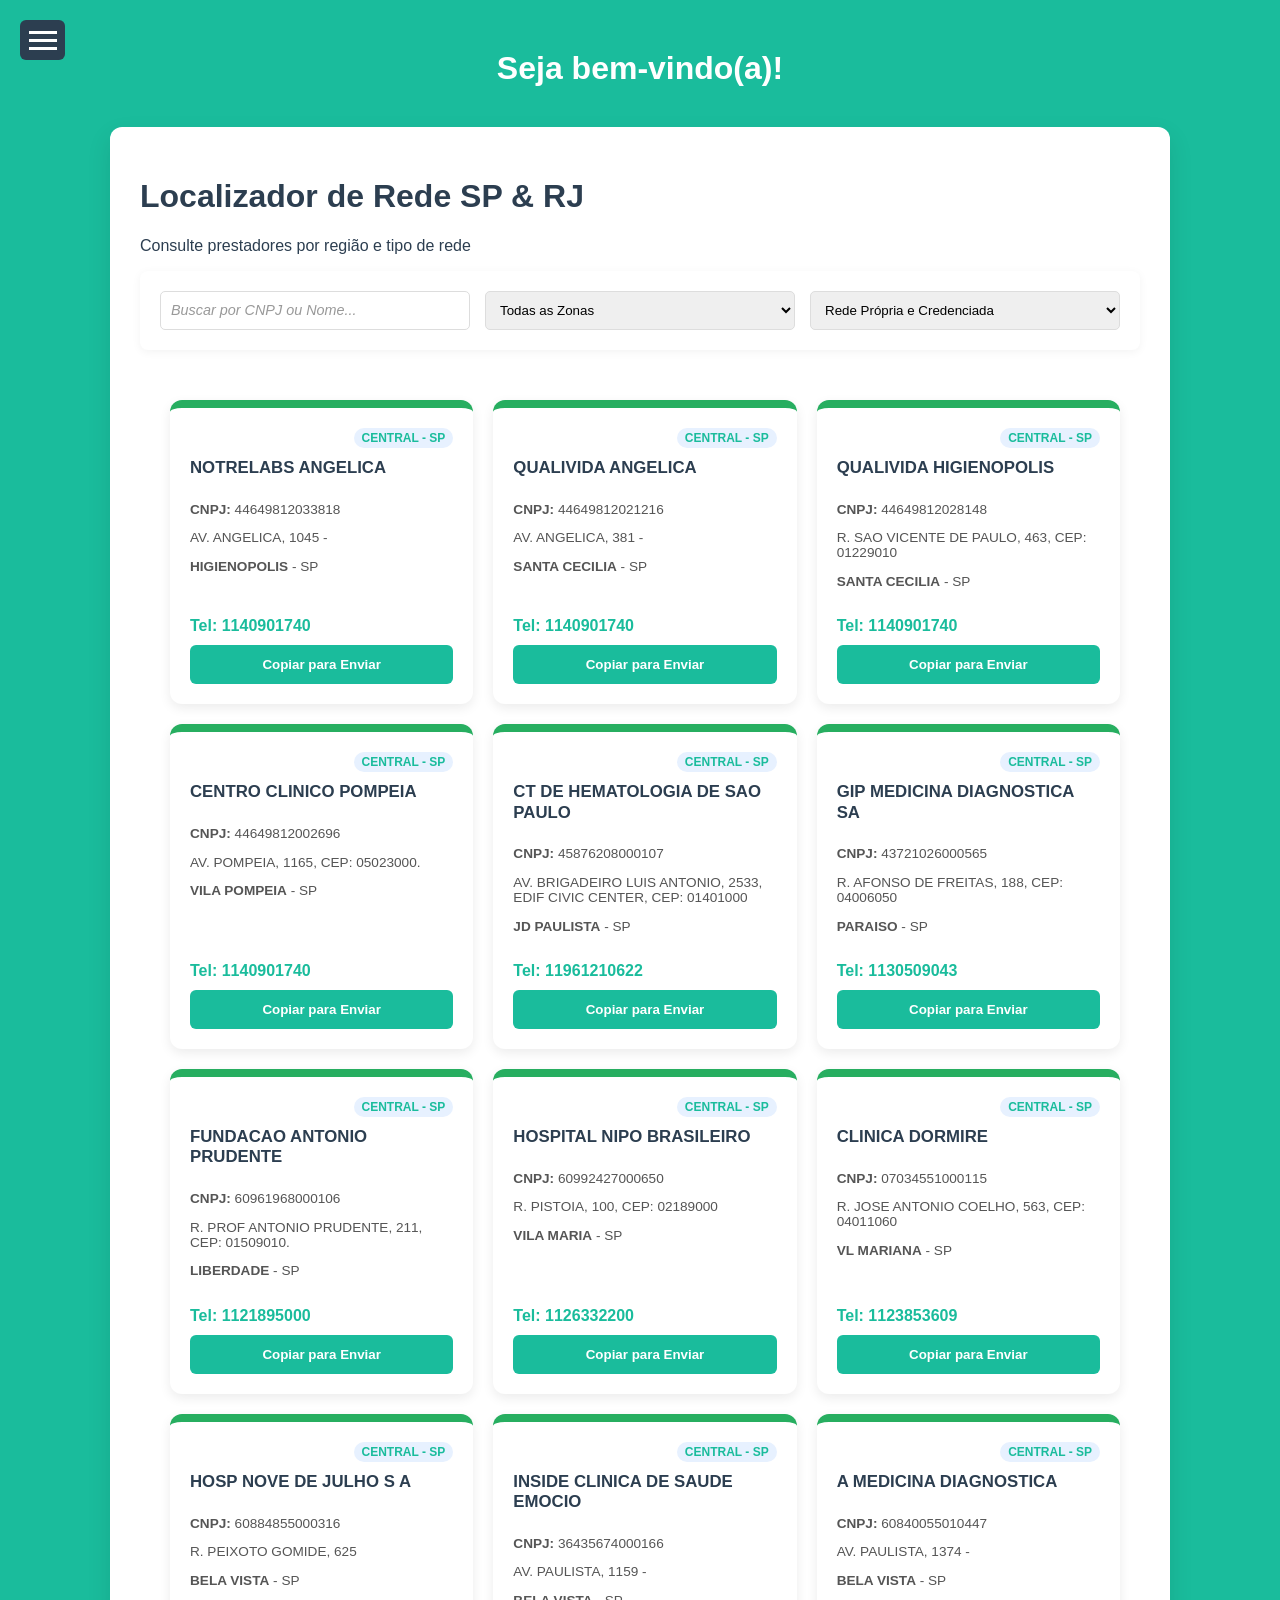
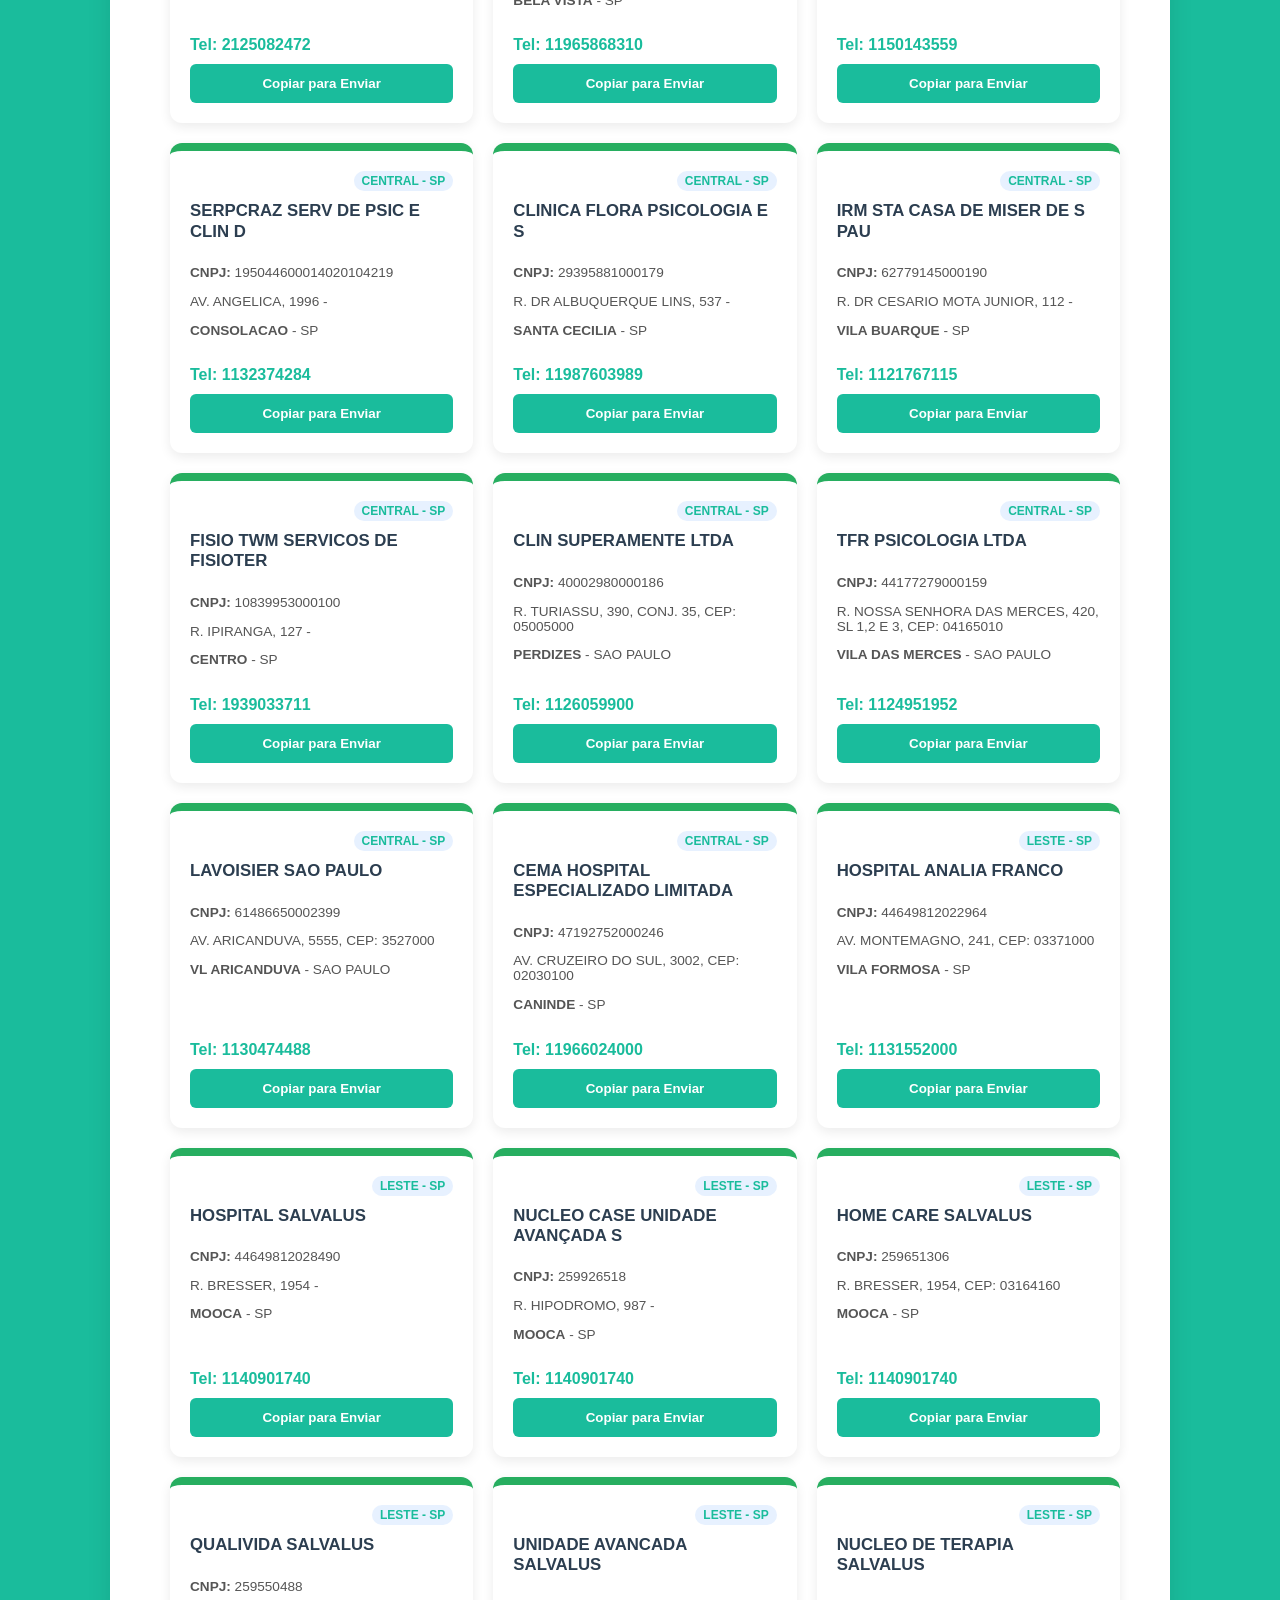
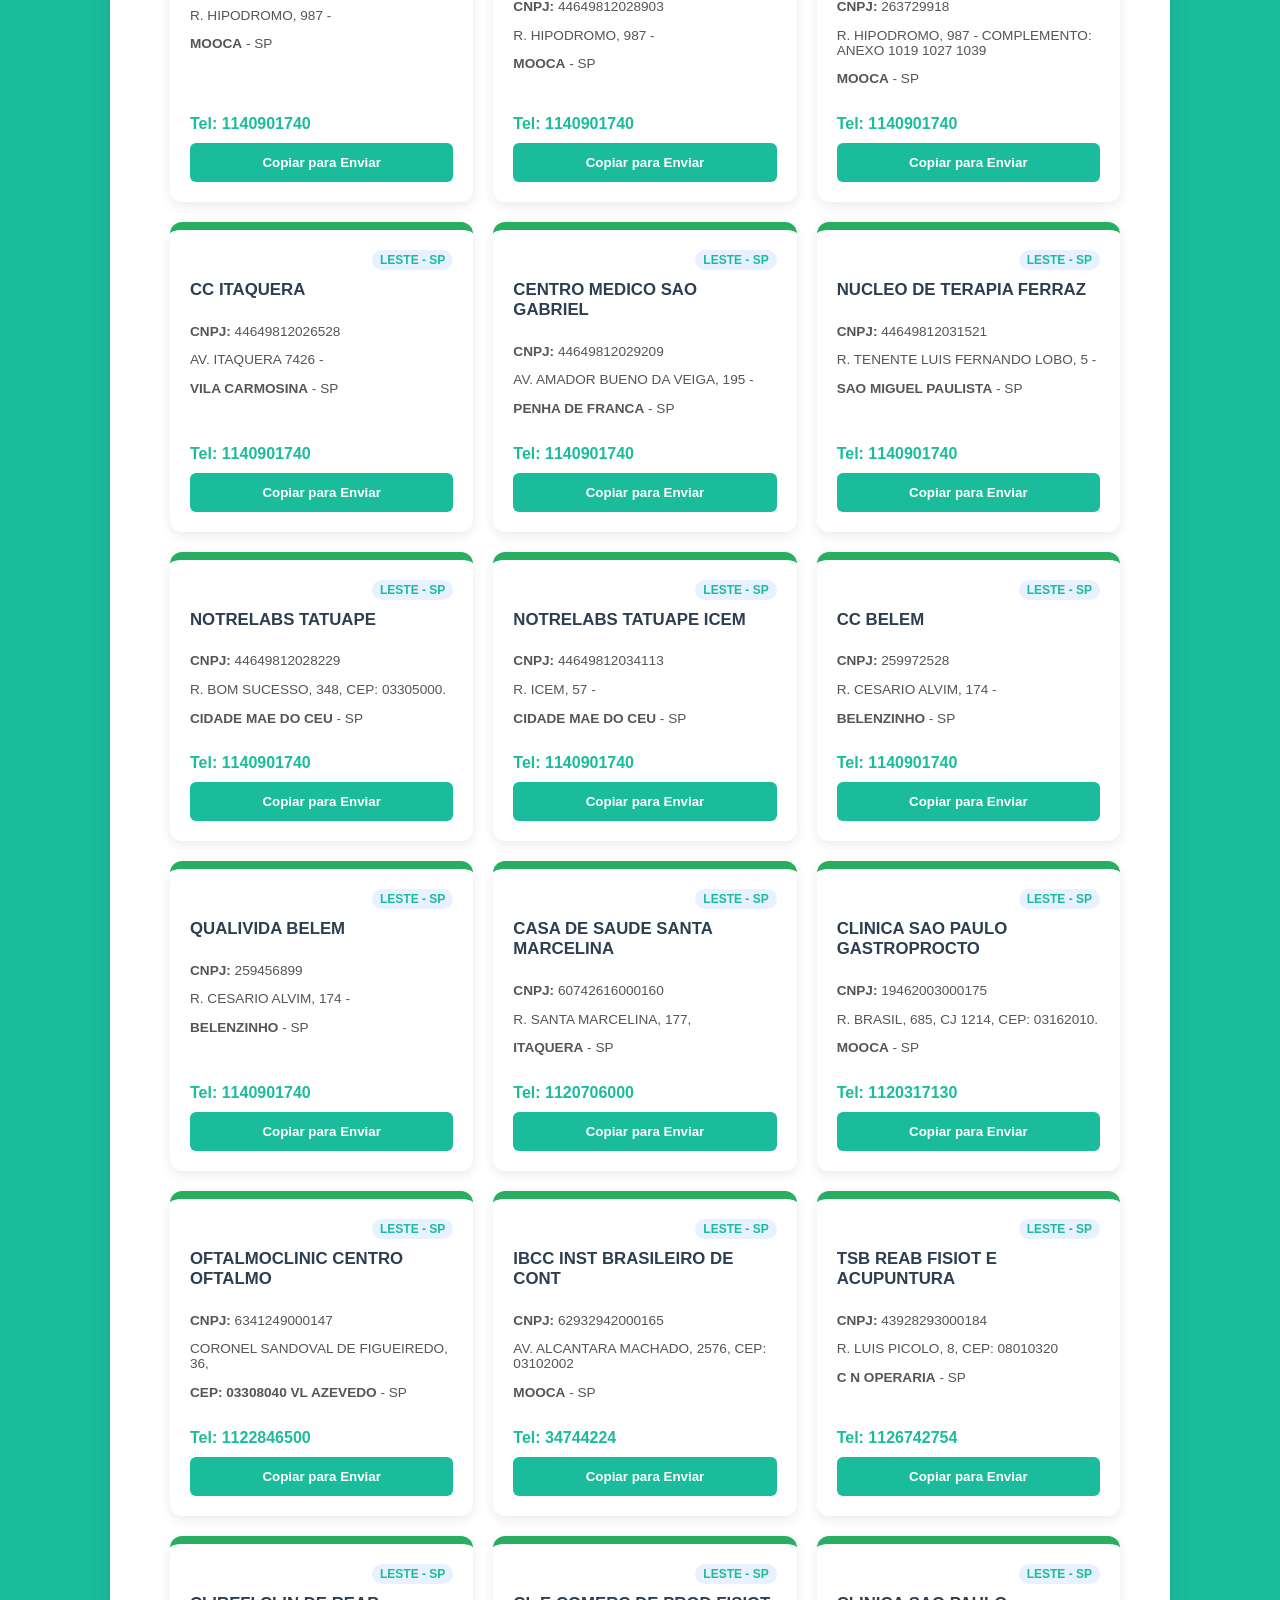
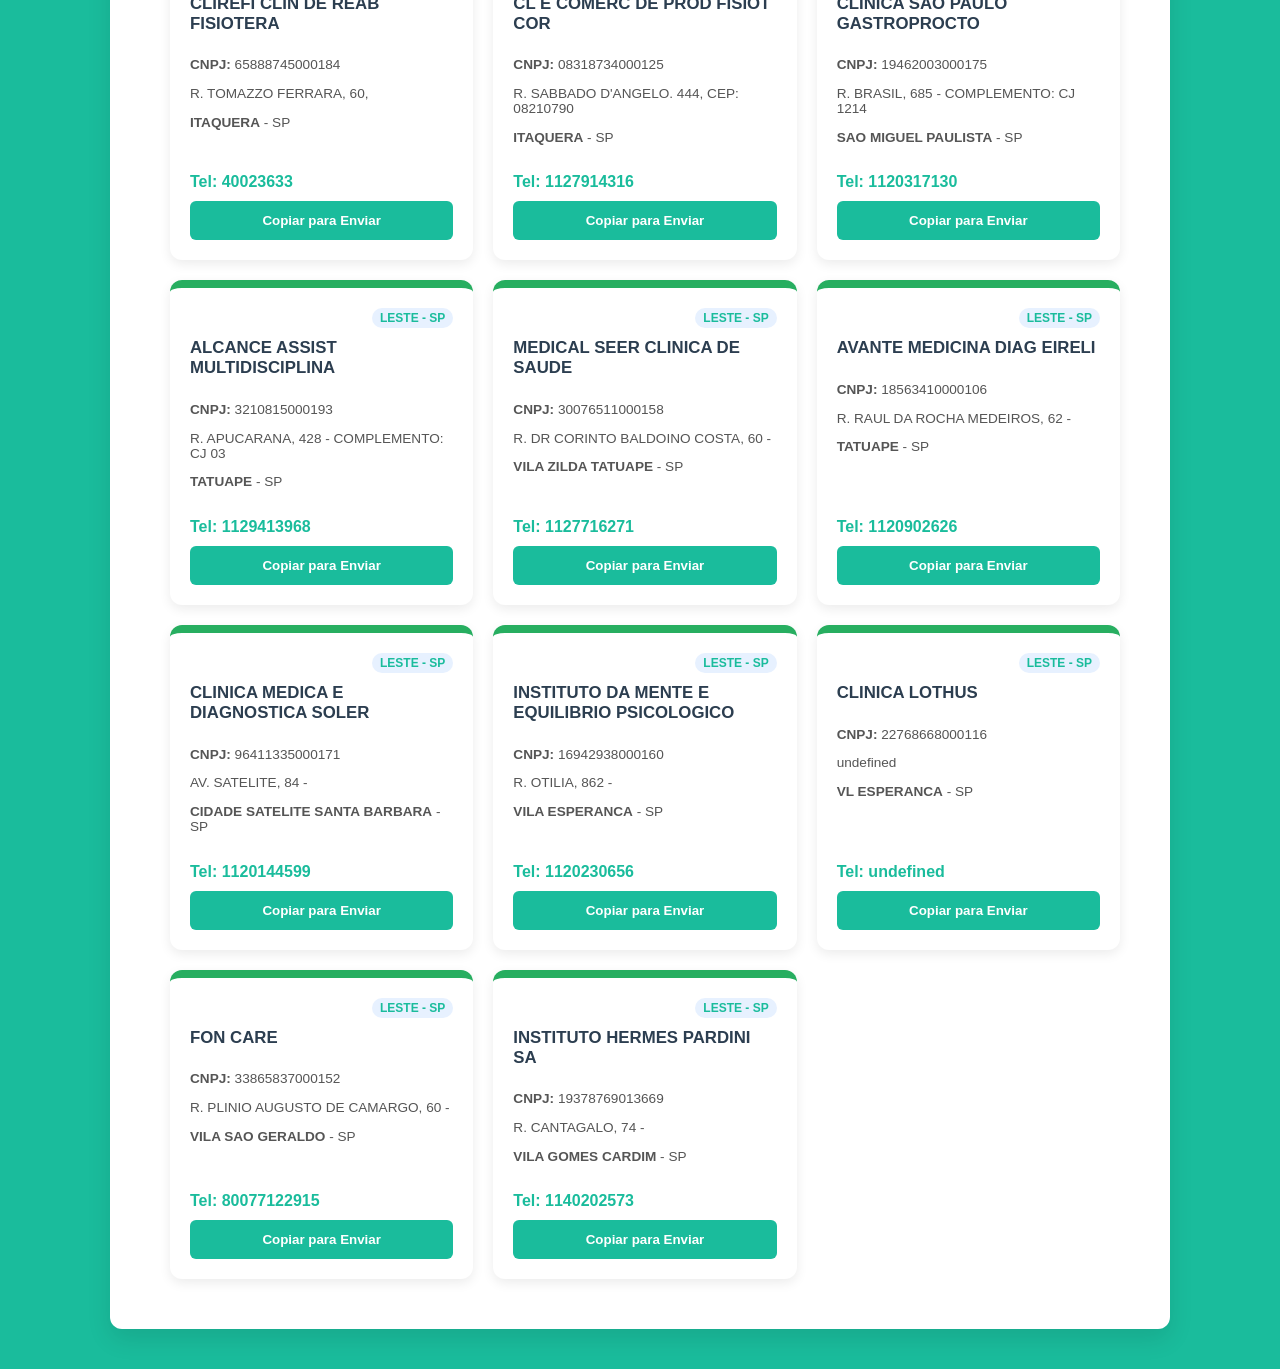
<file: scripts/busca_de_prestador/index.html>
<!DOCTYPE html>
<html lang="pt-br">
<head>
    <meta charset="UTF-8">
    <meta name="viewport" content="width=device-width, initial-scale=1.0">
    <link rel="stylesheet" href="style.css">
    <title>Busca de Rede Médica Pro - SP/RJ</title>
  
</head>
<body>

    <button id="btnMenu" class="botao-expandir" onclick="toggleMenu()">
    <span></span><span></span><span></span>
</button>

<div class="inicio"><h1>Seja bem-vindo(a)!</h1></div>

<nav id="menuLateral" class="menu-lateral">
    <a href="inicio.html" class="nav-link">Início</a>
    <a href="index.html" class="nav-link">Busca de Prestador</a>
    <a href="conversores.html" class="nav-link">Conversores</a>
    <a href="procedimentos.html" class="nav-link">Procedimentos</a>
    <a href="zonas_RJ.html" class="nav-link">Zonas RJ</a>
</nav>

<script>
    function toggleMenu() {
        document.getElementById('menuLateral').classList.toggle('aberto');
    }
</script>

<div class="container">
    <header>
        <h1>Localizador de Rede SP & RJ</h1>
        <p>Consulte prestadores por região e tipo de rede</p>
    </header>

    <div class="filter-box">
        <input type="text" id="mainBusca" placeholder="Buscar por CNPJ ou Nome...">
        
        <select id="zonaFiltro">
            <option value="">Todas as Zonas</option>
            <optgroup label="SÃO PAULO">
                <option value="CENTRAL">SP - Central</option>
                <option value="LESTE">SP - Leste</option>
                <option value="NORTE">SP - Norte</option>
                <option value="OESTE">SP - Oeste</option>
                <option value="SUL">SP - Sul</option>
                <option value="ABC PAULISTA">SP - ABC Paulista</option>
            </optgroup>
            <optgroup label="RIO DE JANEIRO">
                <option value="CENTRAL">RJ - Central</option>
                <option value="NORTE">RJ - Norte</option>
                <option value="NORTE FLUMINENSE">RJ - Zona Fluminense</option>
                <option value="SUL">RJ - Sul</option>
                <option value="LESTE">RJ - Leste</option>
                <option value="OESTE">RJ - Oeste</option>
                <option value="BAIXADA FLUMINENSE">RJ - Baixada Fluminense</option>
            </optgroup>
        </select>

        <select id="tipoFiltro">
            <option value="">Rede Própria e Credenciada</option>
            <option value="propria">Rede Própria (Verde)</option>
            <option value="credenciada">Rede Credenciada (Vermelho)</option>
        </select>
    </div>

    <div id="results"></div>
</div>

<script src="dados.js"></script>

<script>
    const resultsDiv = document.getElementById('results');

    function render(data) {
        // Usamos a classe grid-prestadores para manter o layout lado a lado
        resultsDiv.className = 'grid-prestadores';
        resultsDiv.innerHTML = '';
        
        if (data.length === 0) {
            resultsDiv.innerHTML = '<p style="grid-column: 1/-1; text-align: center;">Nenhum prestador encontrado.</p>';
            return;
        }

        // Renderiza apenas os primeiros 50 para performance
        data.slice(0, 50).forEach(item => {
            const card = document.createElement('div');
            // Usamos a classe card-prestador do seu style.css
            card.className = `card-prestador ${item.tipo}`;
            
            const textoCopia = `PRESTADOR: ${item.nome}\nCNPJ: ${item.cnpj}\nENDEREÇO: ${item.endereco}\nBAIRRO: ${item.bairro} - ${item.cidade}/${item.estado}\nTEL: ${item.tel}`;

            card.innerHTML = `
                <span class="zona-tag">${item.zona} - ${item.estado}</span>
                <div class="prestador-nome">${item.nome}</div>
                
                <div class="info-contato">
                    <p><strong>CNPJ:</strong> ${item.cnpj}</p>
                    <p>${item.endereco}</p>
                    <p><strong>${item.bairro}</strong> - ${item.cidade}</p>
                </div>

                <div style="margin-top: auto;">
                    <div style="color: var(--accent); font-weight: bold; margin-bottom: 10px;">Tel: ${item.tel}</div>
                    <button class="app-button search-button" style="width: 100%;" 
                        onclick="copiar('${textoCopia.replace(/\n/g, '\\n').replace(/'/g, "\\'")}')">
                        Copiar para Enviar
                    </button>
                </div>
            `;
            resultsDiv.appendChild(card);
        });
    }

    // Função de filtro inteligente para SP e RJ
    function filtrar() {
        const termo = document.getElementById('mainBusca').value.toLowerCase();
        const zonaValue = document.getElementById('zonaFiltro').value;
        const tipo = document.getElementById('tipoFiltro').value;

        const select = document.getElementById('zonaFiltro');
        const optSelected = select.options[select.selectedIndex];
        const grupo = optSelected.parentNode.label || ""; 
        const estadoAlvo = grupo.includes("SÃO PAULO") ? "SP" : (grupo.includes("RIO DE JANEIRO") ? "RJ" : "");

        const filtrados = database.filter(item => {
            const matchBusca = (item.nome || "").toLowerCase().includes(termo) || (item.cnpj || "").includes(termo);
            const matchTipo = tipo === "" || item.tipo === tipo;
            const matchZona = zonaValue === "" || (item.zona === zonaValue && item.estado === estadoAlvo);
            return matchBusca && matchTipo && matchZona;
        });
        render(filtrados);
    }

    window.copiar = (t) => {
        navigator.clipboard.writeText(t.replace(/\\n/g, '\n')).then(() => alert('Dados copiados!'));
    };

    document.querySelectorAll('input, select').forEach(el => el.addEventListener('input', filtrar));

    window.onload = () => {
        if (typeof database !== 'undefined') render(database);
    };
</script>
</body>
</html>
</file>
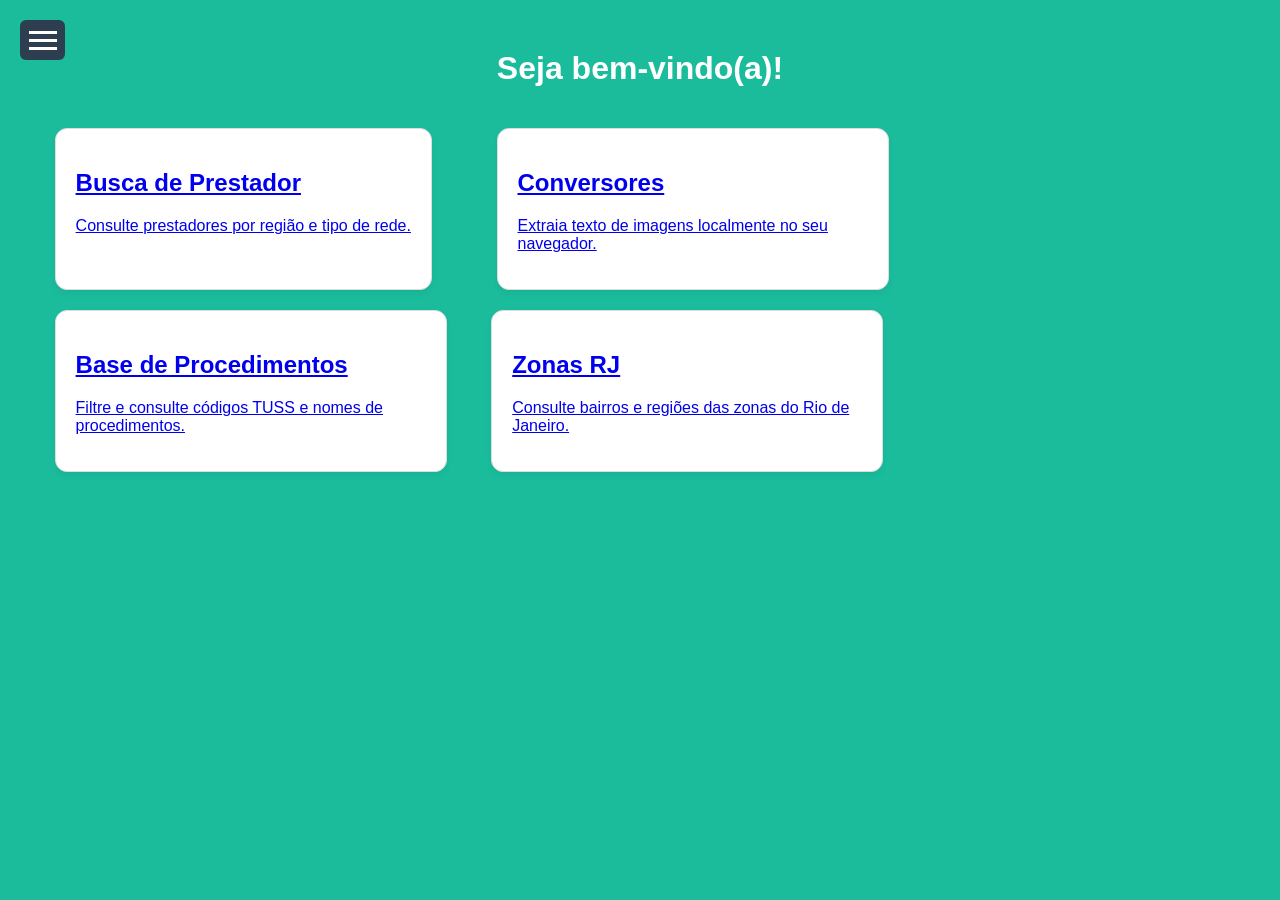
<file: scripts/busca_de_prestador/inicio.html>
<!DOCTYPE html>
<html lang="pt-br">
<head>
    <meta charset="UTF-8">
    <title>Sua Aplicação</title>
    <link rel="stylesheet" href="style.css">
    <script src="https://cdn.sheetjs.com/xlsx-0.20.1/package/dist/xlsx.full.min.js"></script>
</head>
<body>

<button id="btnMenu" class="botao-expandir" onclick="toggleMenu()">
    <span></span><span></span><span></span>
</button>

<div class="inicio"><h1>Seja bem-vindo(a)!</h1></div>

<nav id="menuLateral" class="menu-lateral">
    <a href="inicio.html" class="nav-link">Início</a>
    <a href="index.html" class="nav-link">Busca de Prestador</a>
    <a href="conversores.html" class="nav-link">Conversores</a>
    <a href="procedimentos.html" class="nav-link">Procedimentos</a>
    <a href="zonas_RJ.html" class="nav-link">Zonas RJ</a>
</nav>

<script>
    function toggleMenu() {
        document.getElementById('menuLateral').classList.toggle('aberto');
    }
</script>
<div class="grid-inicio">

    <div class="item-ini">
        <a href="index.html" class="card-link">
            <h2>Busca de Prestador</h2>
            <p>Consulte prestadores por região e tipo de rede.</p>
    </div>

    <div class="item-ini">
        <a href="conversores.html" class="card-link">
            <h2>Conversores</h2>
            <p>Extraia texto de imagens localmente no seu navegador.</p>
        </a>
    </div>

    <div class="item-ini">
        <a href="procedimentos.html" class="card-link">
            <h2>Base de Procedimentos</h2>
            <p>Filtre e consulte códigos TUSS e nomes de procedimentos.</p>
        </a>
    </div>

    <div class="item-ini">
        <a href="zonas_RJ.html" class="card-link">
            <h2>Zonas RJ</h2>
            <p>Consulte bairros e regiões das zonas do Rio de Janeiro.</p>
        </a>
    </div>

</div>

</body>
</html>
</file>
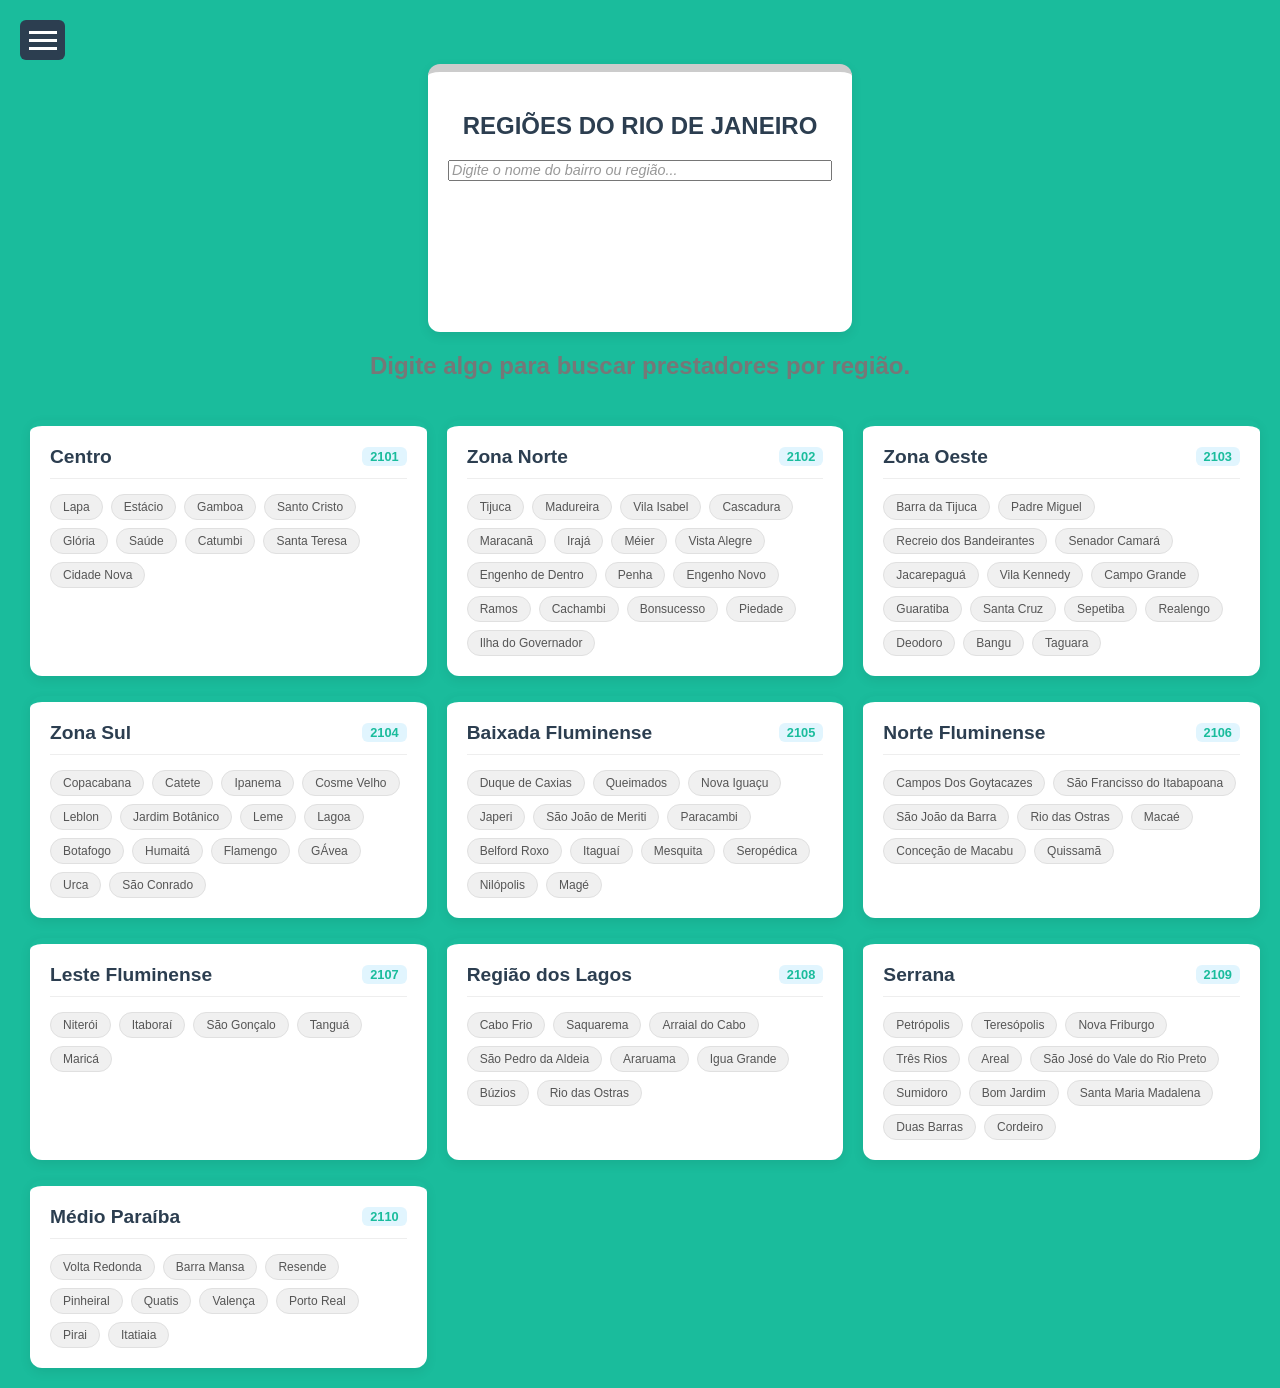
<file: scripts/busca_de_prestador/zonas_RJ.html>
<!DOCTYPE html>
<html lang="pt-br">
<head>
    <meta charset="UTF-8">
    <title>Sua Aplicação</title>
    <link rel="stylesheet" href="style.css">
    <script src="https://cdn.sheetjs.com/xlsx-0.20.1/package/dist/xlsx.full.min.js"></script>
</head>
<body>
<button id="btnMenu" class="botao-expandir" onclick="toggleMenu()">
    <span></span><span></span><span></span>
</button>

<nav id="menuLateral" class="menu-lateral">
    <a href="inicio.html" class="nav-link">Início</a>
    <a href="index.html" class="nav-link">Busca de Prestador</a>
    <a href="conversores.html" class="nav-link">Conversores</a>
    <a href="procedimentos.html" class="nav-link">Procedimentos</a>
    <a href="zonas_RJ.html" class="nav-link">Zonas RJ</a>
</nav>

<script>
    function toggleMenu() {
        document.getElementById('menuLateral').classList.toggle('aberto');
    }
</script>
    <div class="search-container">
        <div class="zonas" type="text"><h2>REGIÕES DO RIO DE JANEIRO</h2></div>
        <input type="text" id="search-input" placeholder="Digite o nome do bairro ou região..." autocomplete="off">
    </div>

    <div class="results-container" id="results">
        <div id="welcome-msg" class="no-results"><h2>Digite algo para buscar prestadores por região.</h2></div>
    </div>

    <div id="data-source">
        <div class="regiao-card" data-nome="RIO DE JANEIRO Centro 2101">
            <div class="regiao-header"><h2>Centro</h2><span class="codigo">2101</span></div>
            <div class="bairros-grid">
                <span>Lapa</span><span>Estácio</span><span>Gamboa</span><span>Santo Cristo</span>
                <span>Glória</span><span>Saúde</span><span>Catumbi</span><span>Santa Teresa</span><span>Cidade Nova</span>
            </div>
        </div>

        <div class="regiao-card" data-nome="ZONA NORTE Capital 2102">
            <div class="regiao-header"><h2>Zona Norte</h2><span class="codigo">2102</span></div>
            <div class="bairros-grid">
                <span>Tijuca</span><span>Madureira</span><span>Vila Isabel</span><span>Cascadura</span>
                <span>Maracanã</span><span>Irajá</span><span>Méier</span><span>Vista Alegre</span>
                <span>Engenho de Dentro</span><span>Penha</span><span>Engenho Novo</span><span>Ramos</span>
                <span>Cachambi</span><span>Bonsucesso</span><span>Piedade</span><span>Ilha do Governador</span>
            </div>
        </div>

        <div class="regiao-card" data-nome="ZONA OESTE Capital 2103">
            <div class="regiao-header"><h2>Zona Oeste</h2><span class="codigo">2103</span></div>
            <div class="bairros-grid">
                <span>Barra da Tijuca</span><span>Padre Miguel</span><span>Recreio dos Bandeirantes</span><span>Senador Camará</span>
                <span>Jacarepaguá</span><span>Vila Kennedy</span><span>Campo Grande</span><span>Guaratiba</span>
                <span>Santa Cruz</span><span>Sepetiba</span><span>Realengo</span><span>Deodoro</span><span>Bangu</span><span>Taguara</span>
            </div>
        </div>

        <div class="regiao-card" data-nome="ZONA SUL Capital 2104">
            <div class="regiao-header"><h2>Zona Sul</h2><span class="codigo">2104</span></div>
            <div class="bairros-grid">
                <span>Copacabana</span><span>Catete</span><span>Ipanema</span><span>Cosme Velho</span>
                <span>Leblon</span><span>Jardim Botânico</span><span>Leme</span><span>Lagoa</span>
                <span>Botafogo</span><span>Humaitá</span><span>Flamengo</span><span>GÁvea</span><span>Urca</span><span>São Conrado</span>
            </div>
        </div>

        <div class="regiao-card" data-nome="BAIXADA FLUMINENSE 2105">
            <div class="regiao-header"><h2>Baixada Fluminense</h2><span class="codigo">2105</span></div>
            <div class="bairros-grid">
                <span>Duque de Caxias</span><span>Queimados</span><span>Nova Iguaçu</span><span>Japeri</span>
                <span>São João de Meriti</span><span>Paracambi</span><span>Belford Roxo</span><span>Itaguaí</span>
                <span>Mesquita</span><span>Seropédica</span><span>Nilópolis</span><span>Magé</span>
            </div>
        </div>

        <div class="regiao-card" data-name="NORTE FLUMINENSE 2106">
            <div class="regiao-header"><h2>Norte Fluminense</h2><span class="codigo">2106</span></div>
            <div class="bairros-grid">
                <span>Campos Dos Goytacazes</span><span>São Francisso do Itabapoana</span><span>São João da Barra</span><span>Rio das Ostras</span>
                <span>Macaé</span><span>Conceção de Macabu</span><span>Quissamã</span>
            </div>
        </div>

        <div class="regiao-card" data-name="LESTE FLUMINENSE 2107">
            <div class="regiao-header"><h2>Leste Fluminense</h2><span class="codigo">2107</span></div>
            <div class="bairros-grid">
                <span>Niterói</span><span>Itaboraí</span><span>São Gonçalo</span><span>Tanguá</span>
                <span>Maricá</span>
            </div>
        </div>

        <div class="regiao-card" data-name="REGIÃO DOS LAGOS 2108">
            <div class="regiao-header"><h2>Região dos Lagos</h2><span class="codigo">2108</span></div>
            <div class="bairros-grid">
                <span>Cabo Frio</span><span>Saquarema</span><span>Arraial do Cabo</span><span>São Pedro da Aldeia</span>
                <span>Araruama</span><span>Igua Grande</span><span>Búzios</span><span>Rio das Ostras</span>
            </div>
        </div>
        
        <div class="regiao-card" data-name="SERRANA 2109">
            <div class="regiao-header"><h2>Serrana</h2><span class="codigo">2109</span></div>
            <div class="bairros-grid">
                <span>Petrópolis</span><span>Teresópolis</span><span>Nova Friburgo</span><span>Três Rios</span>
                <span>Areal</span><span>São José do Vale do Rio Preto</span><span>Sumidoro</span><span>Bom Jardim</span><span>Santa Maria Madalena</span>
                <span>Duas Barras</span><span>Cordeiro</span>
            </div>
        </div>

        <div class="regiao-card" data-name="MÉDIO PARAÍBA 2110">
            <div class="regiao-header"><h2>Médio Paraíba</h2><span class="codigo">2110</span></div>
            <div class="bairros-grid">
                <span>Volta Redonda</span><span>Barra Mansa</span><span>Resende</span><span>Pinheiral</span>
                <span>Quatis</span><span>Valença</span><span>Porto Real</span><span>Pirai</span><span>Itatiaia</span>
            </div>
        </div>

    </div>

    <script>
        const searchInput = document.getElementById('search-input');
        const resultsContainer = document.getElementById('results');
        const dataSource = document.getElementById('data-source');
        const cards = dataSource.querySelectorAll('.regiao-card');
        const welcomeMsg = document.getElementById('welcome-msg');

        searchInput.addEventListener('input', (e) => {
            const term = e.target.value.toLowerCase().trim();
            resultsContainer.innerHTML = ''; // Limpa a tela

            if (term === '') {
                resultsContainer.appendChild(welcomeMsg);
                return;
            }

            let foundAny = false;

            cards.forEach(card => {
                const textContent = card.innerText.toLowerCase();
                const bairros = card.querySelectorAll('.bairros-grid span');
                let foundInBairros = false;

                // Verifica se o termo está no nome da região ou em algum bairro
                if (textContent.includes(term)) {
                    const clonedCard = card.cloneNode(true);
                    clonedCard.style.display = 'block';
                    
                    // Destacar o bairro específico que condiz com a busca
                    const clonedBairros = clonedCard.querySelectorAll('.bairros-grid span');
                    clonedBairros.forEach(span => {
                        span.classList.add('bairro-item');
                        if (span.innerText.toLowerCase().includes(term)) {
                            span.classList.add('highlight');
                        }
                    });

                    resultsContainer.appendChild(clonedCard);
                    foundAny = true;
                }
            });

            if (!foundAny) {
                resultsContainer.innerHTML = '<div class="no-results">Nenhum prestador encontrado nesta região ou bairro.</div>';
            }
        });
    </script>
</body>
</html>
</file>
<file: scripts/busca_de_prestador/style.css>
:root {
    /* COR VÍVIDA PRINCIPAL: Azul Oceano Vibrante */
    --accent: #1abc9c;         /* Cor principal de destaque */
    --accent-hover: #0056b3;   /* Tom mais escuro para efeitos de passar o mouse */
    
    /* CORES DE APOIO */
    --primary: #2c3e50;        /* Cinza azulado escuro para menus e textos fortes */
    --secondary: #bdc3c7;      /* Cinza claro para o fundo do menu lateral */
    --bg-light: #f0f2f5;       /* Fundo geral da aplicação */
    --white: #ffffff;
    
    /* CORES DE STATUS (Mantidas para os Cards) */
    --success: #27ae60;        /* Verde para Rede Própria */
    --danger: #e74c3c;         /* Vermelho para Rede Credenciada */
}

body {
    font-family: 'Segoe UI', Tahoma, sans-serif;
    background-color: var(--accent);
    margin: 0;
    color: var(--primary);
}

/* CONTAINER DAS PÁGINAS */
.container {
    max-width: 1000px;
    margin: 40px auto;
    background: var(--white);
    padding: 30px;
    border-radius: 12px;
    box-shadow: 0 10px 25px rgba(0,0,0,0.1);
}

/*CARDS BUSCA */
/* Caixa de Filtros */
.filter-box {
    display: flex;
    gap: 15px;
    margin-bottom: 30px;
    padding: 20px;
    background: #fff;
    border-radius: 8px;
    box-shadow: 0 2px 10px rgba(0,0,0,0.05);
    flex-wrap: wrap;
}

.filter-box input, .filter-box select {
    padding: 10px;
    border: 1px solid #ddd;
    border-radius: 5px;
    flex: 1;
    min-width: 200px;
}

/* Grid de Prestadores */
/* Layout em Grade para os Cards */
.grid-prestadores {
    display: grid;
    /* Cria colunas de tamanho igual automaticamente */
    grid-template-columns: repeat(auto-fill, minmax(300px, 1fr));
    gap: 20px;
    padding: 20px;
    margin-left: 10px;
}
/* Card Base */
.card-prestador {
    background: white;
    border-radius: 12px;
    padding: 20px;
    border-top: 8px solid #ccc;
    box-shadow: 0 4px 12px rgba(0,0,0,0.08);
    
    /* Faz todos os cards terem a mesma altura na mesma linha */
    display: flex;
    flex-direction: column;
    min-height: 220px; 
    transition: transform 0.2s, box-shadow 0.2s;
}

.card-prestador:hover {
    transform: translateY(-5px);
    box-shadow: 0 8px 16px rgba(0,0,0,0.12);
}

.prestador-nome {
    font-weight: bold;
    font-size: 1.05rem;
    color: var(--primary); /* Nome em cor forte */
    margin: 10px 0;
    line-height: 1.2;
    /* Limita a 2 linhas para não quebrar o layout se o nome for gigante */
    display: -webkit-box;
    -webkit-line-clamp: 2;
    overflow: hidden;
}

.zona-tag {
    font-size: 0.7rem;
    background: #f0f0f0;
    color: #666;
    padding: 4px 10px;
    border-radius: 20px;
    font-weight: bold;
    align-self: flex-end; /* Joga a tag para a direita */
}

/* Informações de Contato */
.info-contato {
    font-size: 0.85rem;
    color: #555;
    margin-bottom: 15px;
    flex-grow: 1; /* Faz este bloco ocupar o espaço extra, empurrando o tel para baixo */
}

.telefone-link {
    color: var(--accent); /* Telefone na cor vibrante nova */
    font-weight: bold;
    font-size: 1rem;
    text-decoration: none;
    border-top: 1px solid #eee;
    padding-top: 10px;
    display: block;
}

/* Cores por Tipo de Rede */
.card-prestador.propria { border-top-color: #27ae60; }    /* Verde */
.card-prestador.credenciada { border-top-color: #e74c3c; } /* Vermelho */

.zona-tag {
    color: var(--accent);
    background: #e7f1ff; /* Um fundo azul bem clarinho para combinar */
    font-size: 0.75rem;
    padding: 3px 8px;
    border-radius: 12px;
    float: right;
}

/* MENU LATERAL */
.menu-lateral {
    position: fixed;
    top: 0;
    left: -280px; /* Escondido */
    width: 260px;
    height: 100vh;
    background-color: var(--secondary);
    z-index: 1001;
    transition: 0.4s cubic-bezier(0.175, 0.885, 0.32, 1.275);
    display: flex;
    flex-direction: column;
    padding-top: 80px;
    box-shadow: 4px 0 10px rgba(0,0,0,0.2);
}

.menu-lateral.aberto {
    left: 0;
}

.nav-link {
    padding: 15px 25px;
    text-decoration: none;
    color: var(--primary);
    font-weight: bold;
    border-left: 5px solid transparent;
    transition: 0.3s;
}

.nav-link:hover {
    background: rgba(255,255,255,0.2);
    border-left: 5px solid var(--accent);
}

/* BOTÃO HAMBÚRGUER */
.botao-expandir {
    position: fixed;
    top: 20px;
    left: 20px;
    z-index: 1002;
    width: 45px;
    height: 40px;
    background: var(--primary);
    border: none;
    border-radius: 6px;
    cursor: pointer;
    display: flex;
    flex-direction: column;
    justify-content: space-around;
    align-items: center;
    padding: 8px;
}

.botao-expandir span {
    width: 28px;
    height: 3px;
    background-color: white;
}

/* BOTÕES E INPUTS PADRONIZADOS */
.app-button {
    padding: 12px 20px;
    border: none;
    border-radius: 6px;
    font-weight: bold;
    cursor: pointer;
    transition: 0.3s;
    color: white;
}

.search-button { background-color: var(--accent); }
.reload-button { 
    background-color: var(--primary); 
    border: 1px dashed var(--batman-yellow) !important; 
}

/* GRID DE RESULTADOS (USADO EM PROCEDIMENTOS) */
.grid-procedimentos {
    display: grid;
    grid-template-columns: repeat(auto-fill, minmax(300px, 1fr));
    gap: 15px;
    margin-top: 20px;
}

.item-proc {
    background: var(--white);
    border: 1px solid #ddd;
    padding: 15px;
    border-radius: 8px;
    transition: 0.2s;
}

.item-proc:hover { border-color: var(--accent); }


.inicio {
    text-align: center;
    margin-top: 50px;
    color: white;
}

.grid-inicio, .card-wrapper {
    display: flex;          /* Coloca os elementos lado a lado */
    flex-wrap: wrap;        /* Permite que passem para a linha de baixo se não houver espaço */
    gap: 20px;              /* Espaçamento entre um card e outro */
    justify-content: flex-start; /* Alinha o grupo à esquerda */
    padding: 20px;          /* Afasta o conteúdo das bordas internas */
    margin-left: 10px;      /* Pequeno ajuste para afastar da borda esquerda da tela */
}

/* Estilo individual do Card */
.item-ini, .card-inicio {
    background: white;
    border: 1px solid #ddd;
    padding: 20px;
    margin-left: 2%;
    border-radius: 12px;
    box-shadow: 0 4px 6px rgba(0,0,0,0.05);
    
    /* Define que o card terá apenas o tamanho do seu conteúdo */
    width: fit-content;     
    min-width: 250px;       /* Garante que não fique pequeno demais */
    max-width: 350px;       /* Garante que não fique largo demais */
    
    display: flex;
    flex-direction: column;
    transition: transform 0.2s;
}

.item-ini:hover {
    transform: translateY(-5px); /* Efeito visual ao passar o rato */
}

/* Ajustes específicos para a ferramenta de OCR */
        .upload-area {
            border: 2px dashed var(--accent);
            padding: 30px;
            text-align: center;
            border-radius: 12px;
            background: #f9f9f9;
            margin-bottom: 20px;
            transition: 0.3s;
        }
        .upload-area:hover {
            background: #f1f7fb;
            border-color: #1a5276;
        }
        #output {
            width: 100%;
            height: 300px;
            padding: 15px;
            border-radius: 8px;
            border: 1px solid #ddd;
            font-family: monospace;
            background: #fff;
            margin-top: 20px;
            resize: none;
        }
        .preview-img {
            max-width: 200px;
            border-radius: 8px;
            margin-top: 15px;
            box-shadow: 0 2px 8px rgba(0,0,0,0.1);
            display: none;
        }

        /* Estilo pagina Zonas RJ */
.search-container {
    margin-top: 20px;       
    margin-left: 5%;
    background: white;
    padding: 20px;
    border-radius: 12px;
    box-shadow: 0 4px 12px rgba(0,0,0,0.08);
}

.search-container {
    background: white;
    height: 30% auto;
    width: 30% auto;
    border-radius: 12px;
    margin-left: 30%;
    margin: 0% auto;
    margin-top: 5%;
    padding: 20px;
    border-top: 8px solid #ccc;
    box-shadow: 0 4px 12px rgba(0,0,0,0.08);
    
    /* Faz todos os cards terem a mesma altura na mesma linha */
    display: flex;
    flex-direction: column;
    min-height: 220px;
    max-width: 30%;
    transition: transform 0.2s, box-shadow 0.2s;
}

.no-results {
    text-align: center;
    color: #777;
    margin-top: 1%;
}

/* Estilo para todos os inputs do site */
input::placeholder {
    color: #999;          /* Cor cinza clara */
    font-style: italic;   /* Texto em itálico */
    opacity: 1;           /* Garante que a cor apareça corretamente no Firefox */
    font-size: 0.9rem;    /* Tamanho um pouco menor que o texto real */
}

.search-container h2 {
    text-align: center; /* Alinha o texto no centro do container */
    margin-top: 20px;   /* Adiciona um espaço superior se necessário */
    color: var(--primary); /* Mantém o padrão de cor do seu projeto */
}

/* Container que envolve todos os cards de região */
#data-source {
    display: grid;
    grid-template-columns: repeat(auto-fill, minmax(320px, 1fr));
    gap: 20px;
    padding: 20px;
    margin-left: 10px; /* Alinhamento com o seu padrão */
}

/* O Card Individual da Região */
.regiao-card {
    background: white;
    border-radius: 12px;
    padding: 20px;
    border-top: 6px solid var(--accent); /* Azul do seu padrão */
    box-shadow: 0 4px 12px rgba(0,0,0,0.08);
    display: flex;
    flex-direction: column;
    transition: transform 0.2s;
}

.regiao-card:hover {
    transform: translateY(-5px);
}

/* Cabeçalho do Card (Título + Código) */
.regiao-header {
    display: flex;
    justify-content: space-between;
    align-items: center;
    margin-bottom: 15px;
    border-bottom: 1px solid #eee;
    padding-bottom: 10px;
}

.regiao-header h2 {
    margin: 0;
    font-size: 1.2rem;
    color: var(--primary);
}

.regiao-header .codigo {
    background: #e1f5fe;
    color: var(--accent);
    padding: 2px 8px;
    border-radius: 6px;
    font-weight: bold;
    font-size: 0.8rem;
}

/* Grelha de Bairros dentro do Card */
.bairros-grid {
    display: flex;
    flex-wrap: wrap;
    gap: 8px;
}

/* Estilo de cada Bairro (estilo tag/badge) */
.bairros-grid span {
    font-size: 0.75rem;
    background: #f0f0f0;
    color: #555;
    padding: 5px 12px;
    border-radius: 20px;
    border: 1px solid #e0e0e0;
    transition: 0.2s;
}

.bairros-grid span:hover {
    background: var(--accent);
    color: white;
    border-color: var(--accent);
}
</file>
